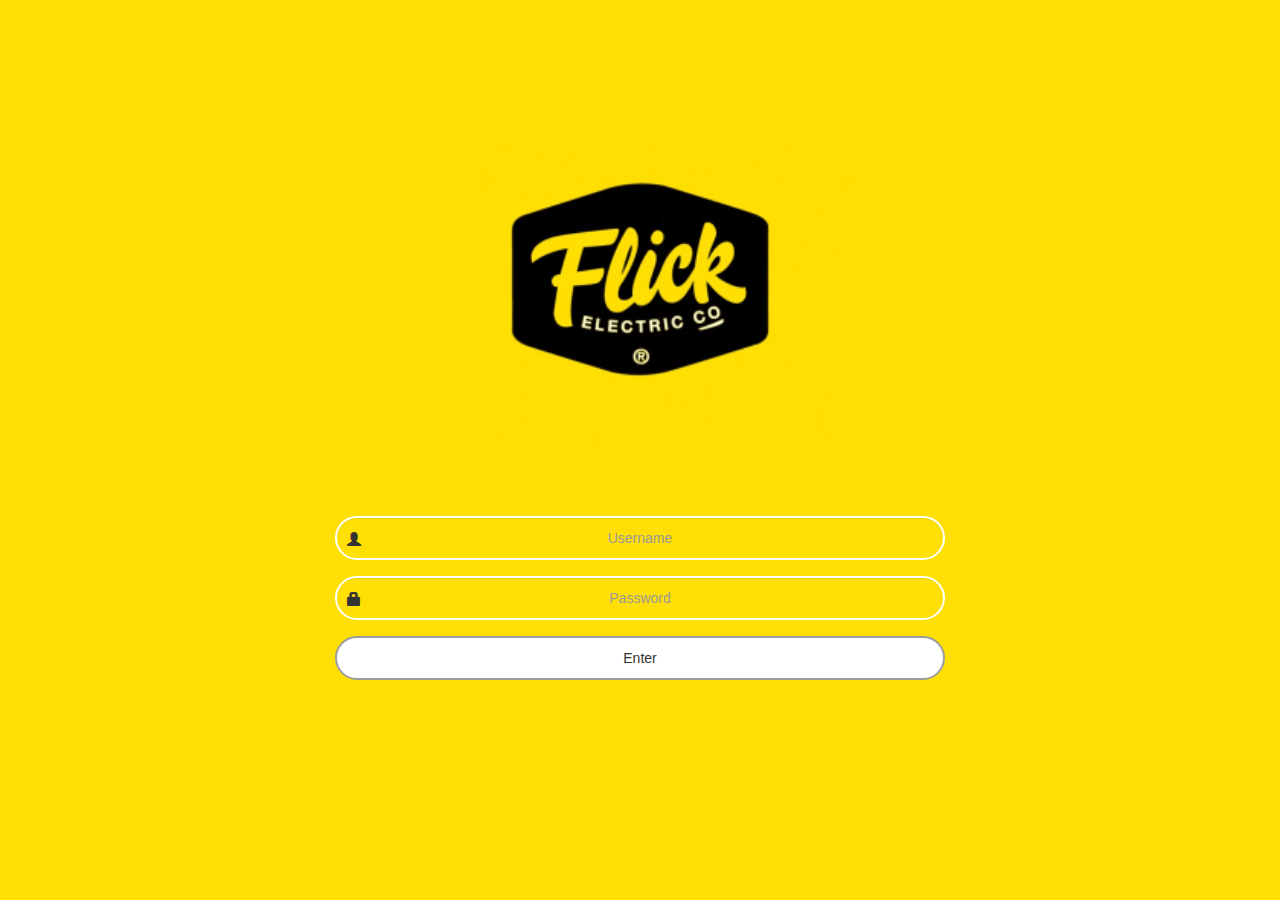
<file: index.html>
<!DOCTYPE html>
<html lang="en">
<head>
	<title>Flick Electric</title>
	<meta charset="UTF-8">
	<meta name="viewport" content="width=device-width, initial-scale=1.0">
	<link rel="stylesheet" type="text/css" href="css/bootstrap.css">
	<link rel="stylesheet" type="text/css" href="css/custom.css">
	<link rel="icon" href="img/fav-icon.jpg">
</head>
<body>
	<div id="main-container">
		<!-- Logo Gif -->
		<div id="sign-in">
			<div id="signin-gif">
				<div class="row">
					<div class="col-xs-12">
						<div class="logo-gif">
							<img src="img/flick.gif" alt="flick-gif">
						</div>
					</div>
				</div>		
			</div>
			<!-- Form -->
			<div id="signin-details">
				<div class="row">
					<div class="col-xs-12">
						<div class="left-inner-addon">
							<i class="glyphicon glyphicon-user"></i>
							<input type="text" class="form-control" placeholder="Username" required>
						</div>
					</div>
					<div class="col-xs-12">
						<div class="left-inner-addon">
							<i class="glyphicon glyphicon-lock"></i>
							<input type="password" class="form-control" placeholder="Password" required>
						</div>
					</div>					
					<div class="col-xs-12">
						<a href="homepage.html" class="btn btn-default btn-block" id="enter">Enter</a>
					</div>
				</div>
			</div><!-- signin-details -->
		</div><!-- sign-in -->
	</div> <!--MAIN CONTAINER-->
<script src="https://ajax.googleapis.com/ajax/libs/jquery/1.12.4/jquery.min.js"></script>
<script src="js/bootstrap.js"></script>
<script src="js/custom.js"></script>
</body>
</html>
</file>
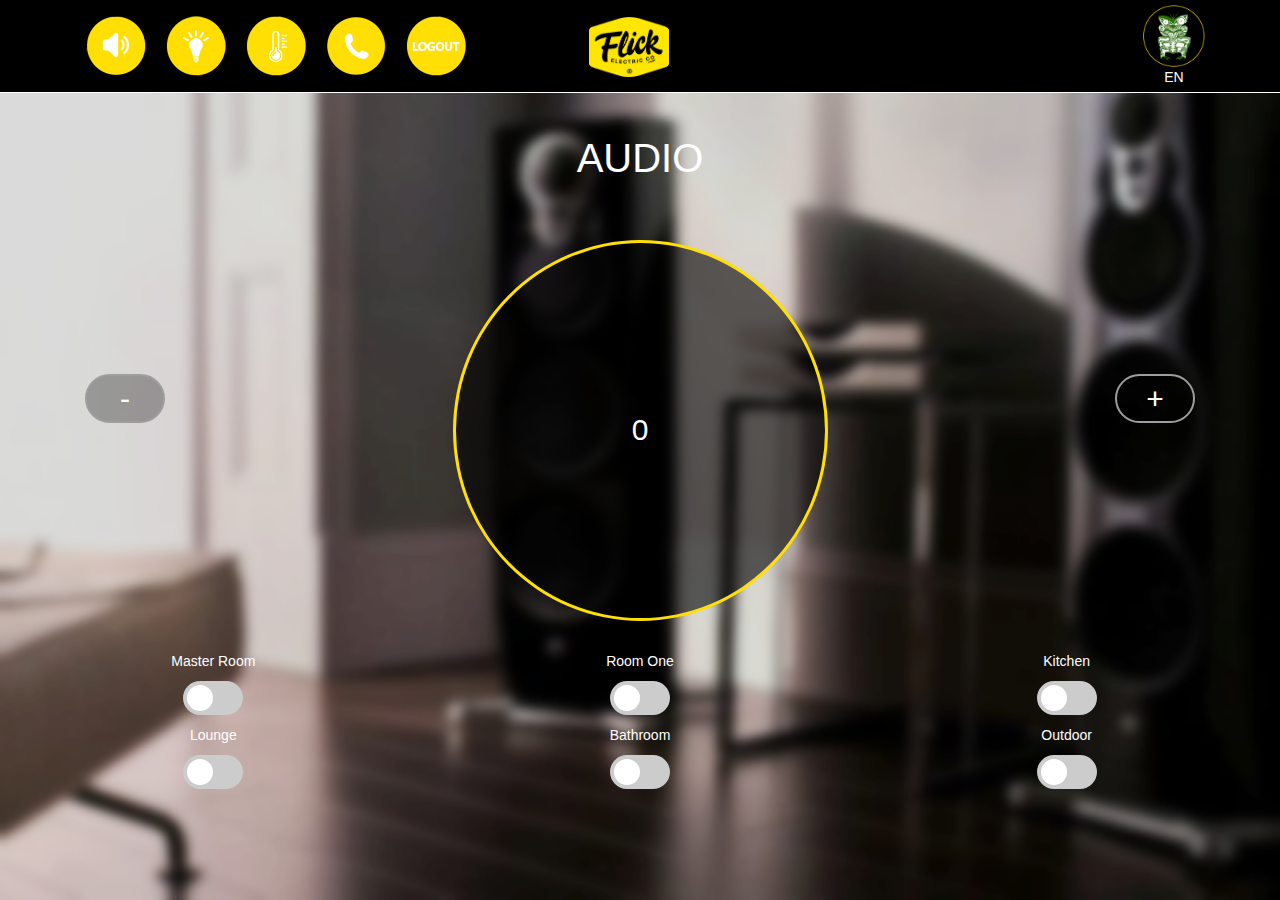
<file: audio.html>
<!DOCTYPE html>
<html lang="en">
<head>
	<title>Audio</title>
	<meta charset="UTF-8">
	<meta name="viewport" content="width=device-width, initial-scale=1.0">
	<link rel="stylesheet" type="text/css" href="css/bootstrap.css">
	<link rel="stylesheet" type="text/css" href="css/custom.css">
	<link rel="icon" href="img/fav-icon.jpg">
</head>
<body>
	<div id="main-container">
		<!-- Fixed navbar -->
		<nav class="navbar navbar-default navbar-fixed-top navbar-inverse">
			<div class="container">
				<div class="maori-tiki tiki-section">
					<img src="img/tiki-button.png" alt="maori-tiki">
					<p class="language english-text">EN</p>
					<p class="language maori-text">MA</p>
				</div>
				<div class="logo"> 
					<a href="homepage.html"><img src="img/flick-logo.png" alt="flick"></a>
				</div>
				<div class="navbar-header">
					<button type="button" class="navbar-toggle collapsed" data-toggle="collapse" data-target="#navbar" aria-expanded="false" aria-controls="navbar">
						<span class="sr-only">Toggle navigation</span>
						<span class="icon-bar"></span>
						<span class="icon-bar"></span>
						<span class="icon-bar"></span>
					</button>
				</div>
				<div id="navbar" class="navbar-collapse collapse">
					<ul class="nav navbar-nav">
						<li class="audio"><a href="audio.html"></a></li>
						<li class="lights"><a href="lights.html"></a></li>
						<li class="thermometer"><a href="thermostat.html"></a></li>
						<li class="contact"><a href="contact.html"></a></li>
						<li class="logout"><a href="index.html"></a>
					</ul>
				</div><!--/.nav-collapse -->
			</div><!-- NAV-CONTAINER -->
		</nav>

		<!-- Background Image -->
		<div class="no-background">
			<div class="section">
				<div class="section-image">
					<img src="img/speakers.png" alt="section-image">
					<p class="section-text english-text">AUDIO</p>
					<p class="section-text maori-text">Ororongo</p>
				</div>
				<div id="functions">
					<div id="circle-row">
						<div class="row">
							<div class="col-xs-12">
								<div class="circle">
									<div class="circle_inner">
										<div class="circle_wrapper">
											<div class="circle_content"><span id="value"> 0 </span></div>
										</div>
									</div>
								</div>
							</div>
						</div>

						<div id="action">
							<div class="row">
								<div class="col-xs-3">
									<div class="btn btn-sm btn-default btn-new" id="minus"><span class="button-icon"> - </span></div>
								</div>
								<div class="col-xs-3 col-xs-offset-6">
									<div class="btn btn-sm btn-default btn-new" id="plus"><span class="button-icon"> + </span></div>
								</div>
							</div>
						</div>
					</div><!-- circle-row -->


					<!-- Switches -->
					<!-- top-row of buttons -->
					<div id="buttons">
						<div class="row">
							<div class="col-xs-4">
								<div class="switches">
									<p class="switch-text english-text">Master Room</p>
									<p class="switch-text maori-text">ruma ariki</p>
									<label class="switch">
										<input id="switch1" class="toggleSwitch" type="checkbox">
										<span class="slider round"></span>
									</label>
								</div>
							</div>
							<div class="col-xs-4">
								<div class="switches">
									<p class="switch-text english-text">Room One</p>
									<p class="switch-text maori-text">kotahi ruma</p>
									<label class="switch">
										<input id="switch2" class="toggleSwitch" type="checkbox">
										<span class="slider round"></span>
									</label>
								</div>
							</div>
							<div class="col-xs-4">
								<div class="switches">
									<p class="switch-text english-text">Kitchen</p>
									<p class="switch-text maori-text">k&#299;hini</p>
									<label class="switch">
										<input id="switch3" class="toggleSwitch" type="checkbox">
										<span class="slider round"></span>
									</label>
								</div>
							</div>
						</div> <!--row-->

						<!-- bottom-row of buttons -->
						<div class="row">
							<div class="col-xs-4">
								<div class="switches">
									<p class="switch-text english-text">Lounge</p>
									<p class="switch-text maori-text">r&#252;ma</p>
									<label class="switch">
										<input id="switch4" class="toggleSwitch" type="checkbox">
										<span class="slider round"></span>
									</label>
								</div>
							</div>
							<div class="col-xs-4">
								<div class="switches">
									<p class="switch-text english-text">Bathroom</p>
									<p class="switch-text maori-text">kaukau</p>
									<label class="switch">
										<input id="switch5" class="toggleSwitch" type="checkbox">
										<span class="slider round"></span>
									</label>
								</div>
							</div>
							<div class="col-xs-4">
								<div class="switches">
									<p class="switch-text english-text">Outdoor</p>
									<p class="switch-text maori-text">waho</p>
									<label class="switch">
										<input id="switch6" class="toggleSwitch" type="checkbox">
										<span class="slider round"></span>
									</label>
								</div>
							</div>
						</div><!--Row-->
					</div><!-- Buttons -->
				</div><!-- Functions -->
			</div><!--Section-->
		</div><!--Background Image-->
	</div><!-- Main-Container -->

<!-- Pages with switches, add this section before you call jQuery -->
<script type="text/javascript">
if (localStorage.getItem("switches") !== null) {
	var Storage = JSON.parse(localStorage.getItem("switches"));
	for (var i = 0; i < Storage.length; i++) {
		if(Storage[i]['active'] === 'true' ){
			var SwitchID = Storage[i]['switch'];
			var SwitchExists = document.getElementById(SwitchID);
			if(SwitchExists !== null){
				SwitchExists.checked = true;
			}
		}
	};
}
</script>

<script src="https://ajax.googleapis.com/ajax/libs/jquery/1.12.4/jquery.min.js"></script>
<script src="js/bootstrap.js"></script>
<script src="js/custom.js"></script>
<!-- Pages with switches, add this line after jQuery -->
<!-- you need to give all of your switches a unique ID, and the class of toggleSwtich -->
<script type="text/javascript" src="js/Toggle.js"></script>
</body>
</html>
</file>
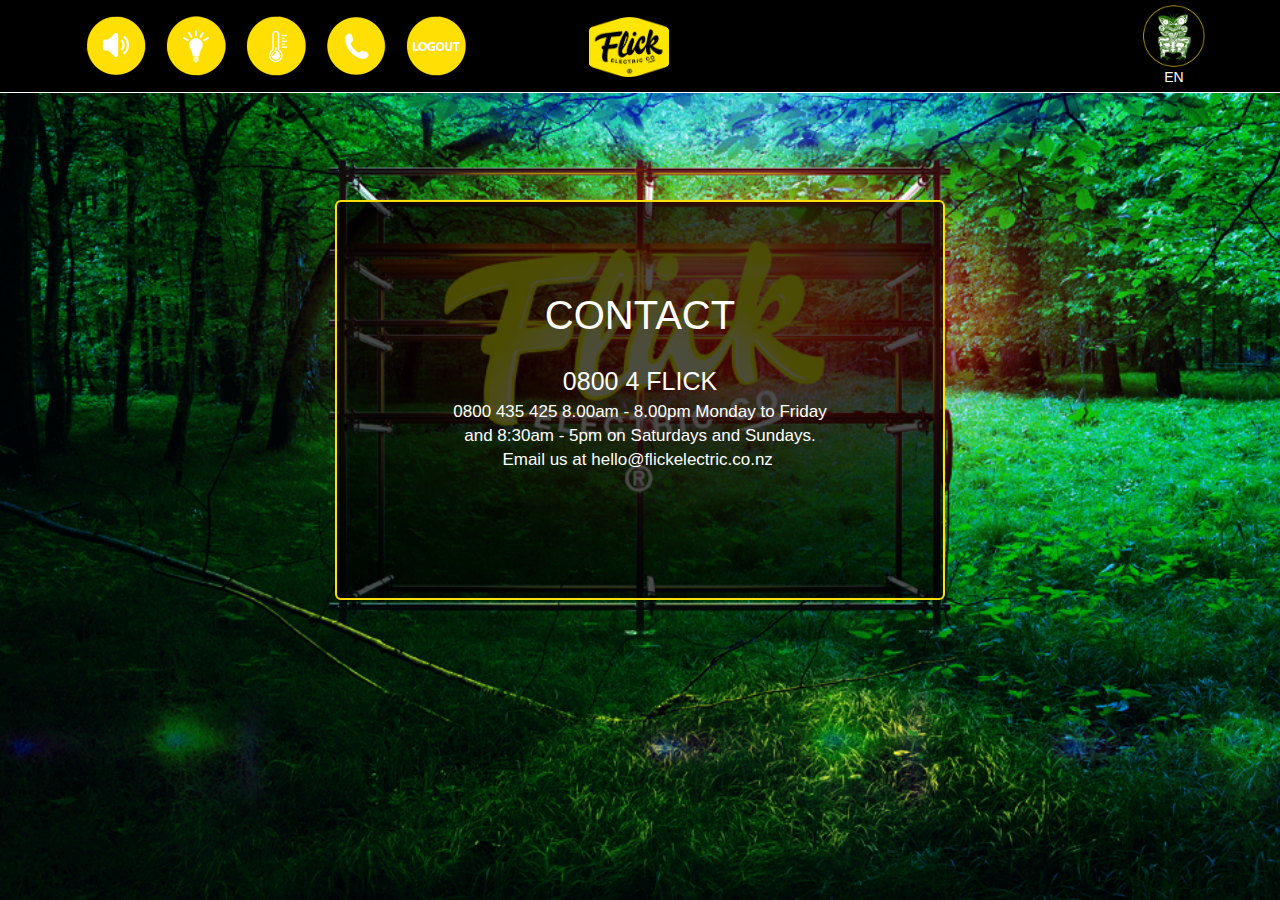
<file: contact.html>
<!DOCTYPE html>
<html lang="en">
<head>
	<title>Contact</title>
	<meta charset="UTF-8">
	<meta name="viewport" content="width=device-width, initial-scale=1.0">
	<link rel="stylesheet" type="text/css" href="css/bootstrap.css">
	<link rel="stylesheet" type="text/css" href="css/custom.css">
	<link rel="icon" href="img/fav-icon.jpg">
</head>
<body>
	<div id="main-container">
		<!-- Fixed navbar -->
		<nav class="navbar navbar-default navbar-fixed-top navbar-inverse">
			<div class="container">
				<div class="maori-tiki tiki-section">
					<img src="img/tiki-button.png" alt="maori-tiki">
					<p class="language english-text">EN</p>
					<p class="language maori-text">MA</p>
				</div>
				<div class="logo">
					<a href="homepage.html"><img src="img/flick-logo.png" alt="flick-logo"></a>
				</div>
				<div class="navbar-header">
					<button type="button" class="navbar-toggle collapsed" data-toggle="collapse" data-target="#navbar" aria-expanded="false" aria-controls="navbar">
						<span class="sr-only">Toggle navigation</span>
						<span class="icon-bar"></span>
						<span class="icon-bar"></span>
						<span class="icon-bar"></span>
					</button>
				</div>
				
				<div id="navbar" class="navbar-collapse collapse">
					<ul class="nav navbar-nav">
						<li class="audio"><a href="audio.html"></a></li>
						<li class="lights"><a href="lights.html"></a></li>
						<li class="thermometer"><a href="thermostat.html"></a></li>
						<li class="contact"><a href="contact.html"></a></li>
						<li class="logout"><a href="index.html"></a>
					</ul>
				</div><!--/.nav-collapse -->
			</div>
		</nav>

		<!-- Background Image -->
		<div class="background-image">
			<div id="contact-info">
				<div class="row">
					<div class="col-xs-12">
						<div class="background-splash">
							<div id="all-contact-info">
								<div class="contact-title">
									<p class="english-text">CONTACT</p>
									<p class="maori-text">whakap&#257;</p>
								</div>
								<div class="info">
									<p class="info-text english-text flick"><span style="font-size: 25px;">0800 4 FLICK</span><br>
										0800 435 425 8.00am - 8.00pm Monday to Friday
										and 8:30am - 5pm on Saturdays and Sundays.<br>

										Email us at hello@flickelectric.co.nz 
									</p>
									<p class="info-text maori-text flick"><span style= "font-size: 25px;">0800 4 FLICK</span><br>0800 435 425 8.00am - 8.00pm Mane ki te Paraire me
									te 8:30am - 5pm i runga i R&#257;horoi me S&#257;pat&#233;.<br>
									
									&#298;m&#275;ra tatou i hello@flickelectric.co.nz
									</p>
								</div>
							</div>
						</div>
					</div>
				</div>
			</div><!-- contact-info -->
		</div><!--Background Image-->
	</div><!--MAIN CONTAINER-->


<script src="https://ajax.googleapis.com/ajax/libs/jquery/1.12.4/jquery.min.js"></script>
<script src="js/bootstrap.js"></script>
<script src="js/custom.js"></script>
</body>
</html>
</file>
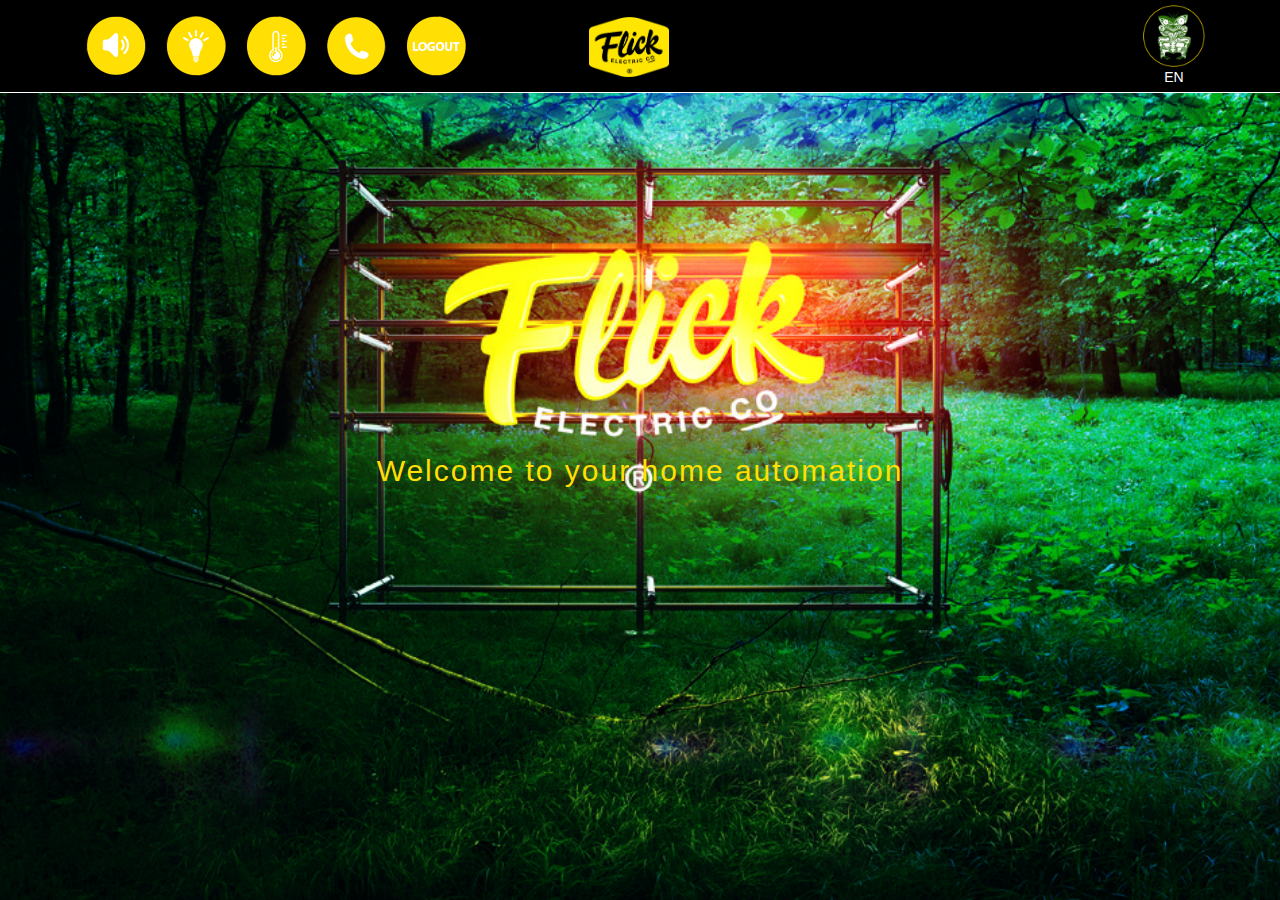
<file: homepage.html>
<!DOCTYPE html>
<html lang="en">
<head>
	<title>Homepage</title>
	<meta charset="UTF-8">
	<meta name="viewport" content="width=device-width, initial-scale=1.0">
	<link rel="stylesheet" type="text/css" href="css/bootstrap.css">
	<link rel="stylesheet" type="text/css" href="css/custom.css">
	<link rel="icon" href="img/fav-icon.jpg">
</head>
<body>
	<div id="main-container">
		<!-- Fixed navbar -->
		<nav class="navbar navbar-default navbar-fixed-top navbar-inverse">
			<div class="container">
				<div class="maori-tiki tiki-section">
					<img src="img/tiki-button.png" alt="maori-tiki">
					<p class="language english-text">EN</p>
					<p class="language maori-text">MA</p>
				</div>
				<div class="logo"> 
					<a href="homepage.html"><img src="img/flick-logo.png" alt="flick"></a>
				</div>
				<div class="navbar-header">
					<button type="button" class="navbar-toggle collapsed" data-toggle="collapse" data-target="#navbar" aria-expanded="false" aria-controls="navbar">
						<span class="sr-only">Toggle navigation</span>
						<span class="icon-bar"></span>
						<span class="icon-bar"></span>
						<span class="icon-bar"></span>
					</button>
				</div>
				<div id="navbar" class="navbar-collapse collapse">
					<ul class="nav navbar-nav">
						<li class="audio"><a href="audio.html"></a></li>
						<li class="lights"><a href="lights.html"></a></li>
						<li class="thermometer"><a href="thermostat.html"></a></li>
						<li class="contact"><a href="contact.html"></a></li>
						<li class="logout"><a href="index.html"></a>
					</ul>
				</div><!--/.nav-collapse -->
			</div><!-- container -->
		</nav>

		<!-- Background Image -->
		<div class="background-image">    
			 <div class="Home-Automation-text">
				<p class="english-text">Welcome to your home automation</p>
				<p class="maori-text">Nau mai ki to koutou aunoatanga k&amacr;inga</p>
			</div>
		</div><!--Background Image-->
	</div><!--MAIN CONTAINER-->


<script src="https://ajax.googleapis.com/ajax/libs/jquery/1.12.4/jquery.min.js"></script>
<script src="js/bootstrap.js"></script>
<script src="js/custom.js"></script>
</body>
</html>
</file>
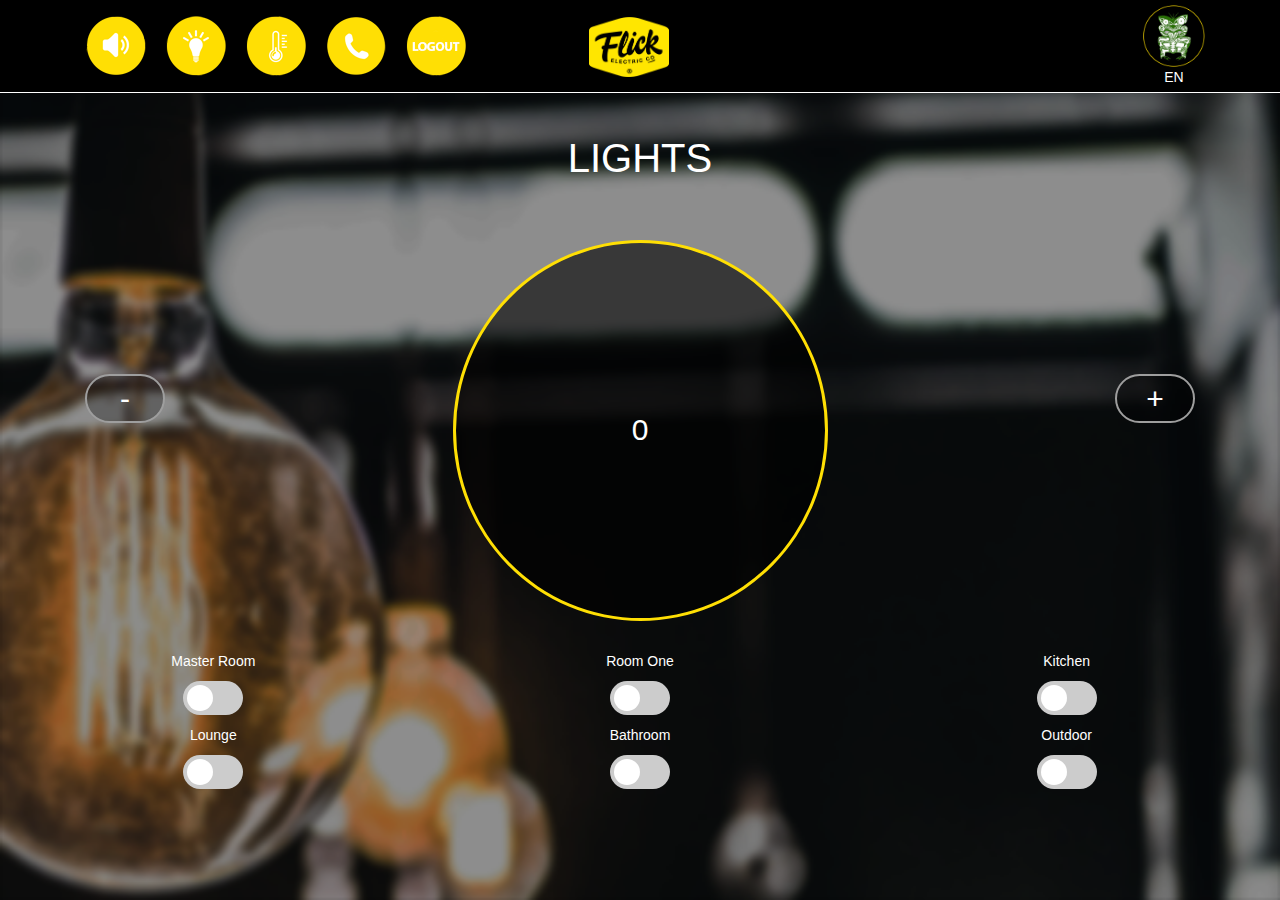
<file: lights.html>
<!DOCTYPE html>
<html lang="en">
<head>
	<title>Audio</title>
	<meta charset="UTF-8">
	<meta name="viewport" content="width=device-width, initial-scale=1.0">
	<link rel="stylesheet" type="text/css" href="css/bootstrap.css">
	<link rel="stylesheet" type="text/css" href="css/custom.css">
	<link rel="icon" href="img/fav-icon.jpg">
</head>
<body>
	<div id="main-container">
		<!-- Fixed navbar -->
		<nav class="navbar navbar-default navbar-fixed-top navbar-inverse">
			<div class="container">
				<div class="maori-tiki tiki-section">
					<img src="img/tiki-button.png" alt="maori-tiki">
					<p class="language english-text">EN</p>
					<p class="language maori-text">MA</p>
				</div>
				<div class="logo">
					<a href="homepage.html"><img src="img/flick-logo.png" alt="flick"></a>
				</div>
				<div class="navbar-header">
					<button type="button" class="navbar-toggle collapsed" data-toggle="collapse" data-target="#navbar" aria-expanded="false" aria-controls="navbar">
						<span class="sr-only">Toggle navigation</span>
						<span class="icon-bar"></span>
						<span class="icon-bar"></span>
						<span class="icon-bar"></span>
					</button>
				</div>
				<div id="navbar" class="navbar-collapse collapse">
					<ul class="nav navbar-nav">
						<li class="audio"><a href="audio.html"></a></li>
						<li class="lights"><a href="lights.html"></a></li>
						<li class="thermometer"><a href="thermostat.html"></a></li>
						<li class="contact"><a href="contact.html"></a></li>
						<li class="logout"><a href="index.html"></a>
					</ul>
				</div><!--/.nav-collapse -->

			</div> <!-- NAV-CONTAINER -->
		</nav>

		<!-- Background Image -->
		<div class="no-background">
			<div class="section">
				<div class="section-image">
					<img src="img/lights-background.png" alt="section-image">
					<p class="section-text english-text">LIGHTS</p>
					<p class="section-text maori-text">Ororongo</p>
				</div>
				<div id="functions">
					<div id="circle-row">
						<div class="row">
							<div class="col-xs-12">
								<div class="circle">
									<div class="circle_inner">
										<div class="circle_wrapper">
											<div class="circle_content"><span id="value"> 0 </span></div>
										</div>
									</div>
								</div>
							</div>
						</div>
						<div id="action">
							<div class="row">
								<div class="col-xs-3">
									<div class="btn btn-sm btn-default btn-new" id="minus"><span class="button-icon"> - </span></div>
								</div>
								<div class="col-xs-3 col-xs-offset-6">
									<div class="btn btn-sm btn-default btn-new" id="plus"><span class="button-icon"> + </span></div>
								</div>
							</div>
						</div>
					</div><!-- circle-row -->


					<!-- Switches -->
					<!-- top-row of buttons -->
					<div id="buttons">
						<div class="row">
							<div class="col-xs-4">
								<div class="switches">
									<p class="switch-text english-text">Master Room</p>
									<p class="switch-text maori-text">ruma ariki</p>
									<label class="switch">
										<input id="switch1" class="toggleSwitch" type="checkbox">
										<span class="slider round"></span>
									</label>
								</div>
							</div>
							<div class="col-xs-4">
								<div class="switches">
									<p class="switch-text english-text">Room One</p>
									<p class="switch-text maori-text">kotahi ruma</p>
									<label class="switch">
										<input id="switch2" class="toggleSwitch" type="checkbox">
										<span class="slider round"></span>
									</label>
								</div>
							</div>
							<div class="col-xs-4">
								<div class="switches">
									<p class="switch-text english-text">Kitchen</p>
									<p class="switch-text maori-text">k&#299;hini</p>
									<label class="switch">
										<input id="switch3" class="toggleSwitch" type="checkbox">
										<span class="slider round"></span>
									</label>
								</div>
							</div>
						</div> <!--row-->

						<!-- bottom-row of buttons -->
						<div class="row"> 
							<div class="col-xs-4">
								<div class="switches">
									<p class="switch-text english-text">Lounge</p>
									<p class="switch-text maori-text">r&#252;ma</p>
									<label class="switch">
										<input id="switch4" class="toggleSwitch" type="checkbox">
										<span class="slider round"></span>
									</label>
								</div>
							</div>
							<div class="col-xs-4">
								<div class="switches">
									<p class="switch-text english-text">Bathroom</p>
									<p class="switch-text maori-text">kaukau</p>
									<label class="switch">
										<input id="switch5" class="toggleSwitch" type="checkbox">
										<span class="slider round"></span>
									</label>
								</div>
							</div>
							<div class="col-xs-4">
								<div class="switches">
									<p class="switch-text english-text">Outdoor</p>
									<p class="switch-text maori-text">waho</p>
									<label class="switch">
										<input id="switch6" class="toggleSwitch" type="checkbox">
										<span class="slider round"></span>
									</label>
								</div>
							</div>
						</div> <!--Row-->
					</div> <!-- Buttons -->
				</div> <!-- Functions -->
			</div><!--Section-->
		</div><!--Background Image-->
	</div><!-- Main-Container -->

<!-- Pages with switches, add this section before you call jQuery -->
<script type="text/javascript">
if (localStorage.getItem("switches") !== null) {
	var Storage = JSON.parse(localStorage.getItem("switches"));
	for (var i = 0; i < Storage.length; i++) {
		if(Storage[i]['active'] === 'true' ){
			var SwitchID = Storage[i]['switch'];
			var SwitchExists = document.getElementById(SwitchID);
			if(SwitchExists !== null){
				SwitchExists.checked = true;
			}
		}
	};
}
</script>

<script src="https://ajax.googleapis.com/ajax/libs/jquery/1.12.4/jquery.min.js"></script>
<script src="js/bootstrap.js"></script>
<script src="js/custom.js"></script>
<!-- Pages with switches, add this line after jQuery -->
<!-- you need to give all of your switches a unique ID, and the class of toggleSwtich -->
<script type="text/javascript" src="js/Toggle.js"></script>
</body>
</html>
</file>
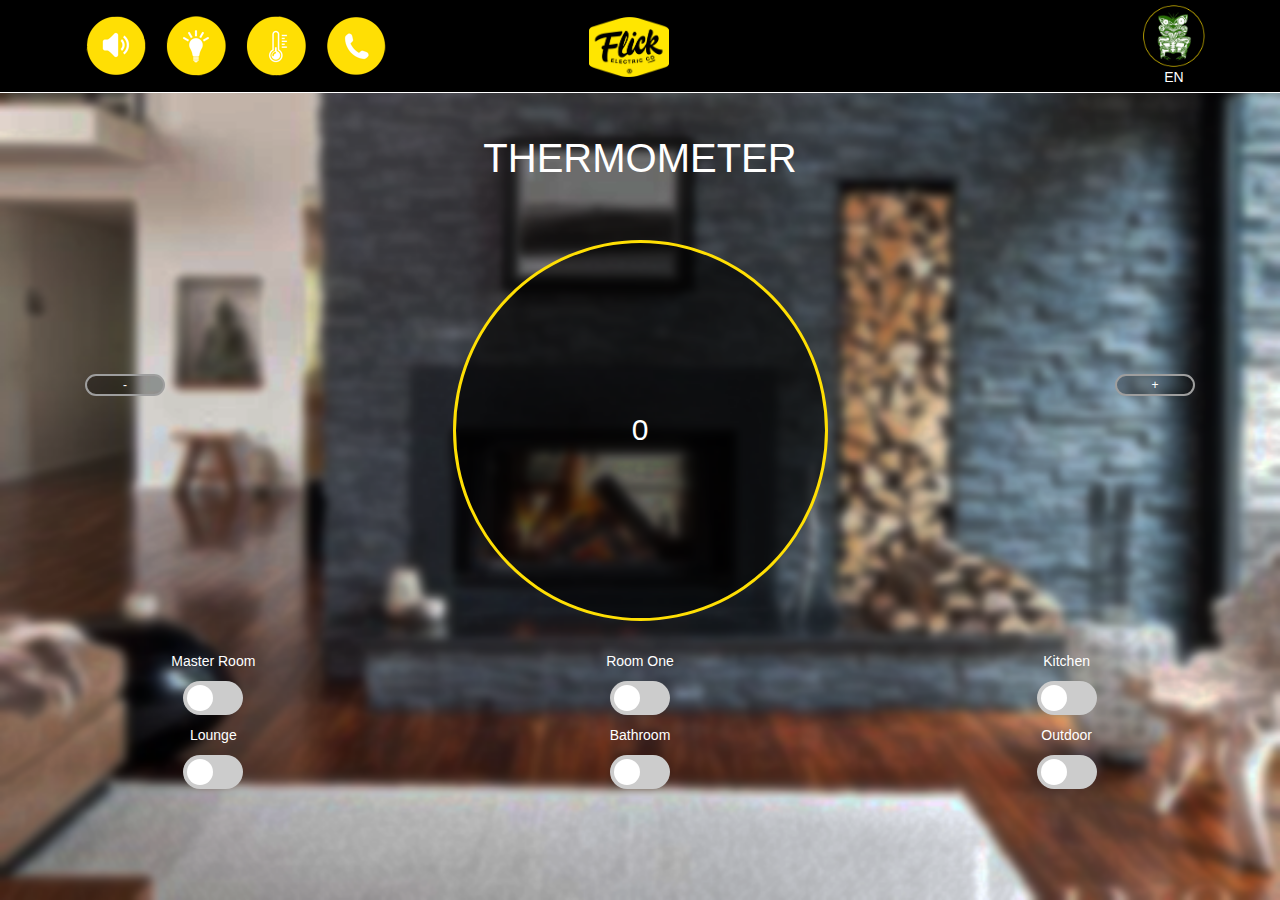
<file: thermometer.html>
<!DOCTYPE html>
<html>
<head>
	<title>Thermometer</title>
	<link rel="stylesheet" type="text/css" href="css/bootstrap.css">
	<link rel="stylesheet" type="text/css" href="css/custom.css">
	<meta name="viewport" content="width=device-width, initial-scale=1.0">
	<link rel="icon" href="img/fav-icon.jpg">

</head>
<body>
	<div id="main-container">
		<!-- Fixed navbar -->
		<nav class="navbar navbar-default navbar-fixed-top navbar-inverse">
			<div class="container">
				<div class="maori-tiki tiki-section">
					<img src="img/tiki-button.png" alt="maori-tiki">
					<p class="language english-text">EN</p>
					<p class="language maori-text">MA</p>
				</div>
				<div class="logo"> 
					<a href="homepage.html"><img src="img/flick-logo.png" alt="flick"></a>
				</div>
				<div class="navbar-header">
					<button type="button" class="navbar-toggle collapsed" data-toggle="collapse" data-target="#navbar" aria-expanded="false" aria-controls="navbar">
						<span class="sr-only">Toggle navigation</span>
						<span class="icon-bar"></span>
						<span class="icon-bar"></span>
						<span class="icon-bar"></span>
					</button>
				</div>
				<div id="navbar" class="navbar-collapse collapse">
					<ul class="nav navbar-nav">
						<li class="audio"><a href="audio.html"></a></li>
						<li class="lights"><a href="lights.html"></a></li>
						<li class="thermometer"><a href="thermometer.html"></a></li>
						<li class="contact"><a href="contact.html"></a></li>
					</ul>
				</div><!--/.nav-collapse -->
			</div><!-- NAV-CONTAINER -->
		</nav>

		<!-- Background Image -->
		<div class="no-background">
			<div class="section">
				<div class="section-image">
					<img src="img/heater-background.png" alt="section-image">
					<p class="section-text english-text">THERMOMETER</p>
					<p class="section-text maori-text">ine</p>
				</div>
				<div id="functions">
					<div id="circle-row">
						<div class="row">
							<div class="col-xs-12">
								<div class="circle">
									<div class="circle_inner">
										<div class="circle_wrapper">
											<div class="circle_content"><span id="value"> 0 </span></div>
										</div>
									</div>
								</div>
							</div>
						</div>

						<div id="action">
							<div class="row">
								<div class="col-xs-3">
									<div class="btn btn-sm btn-default btn-new" id="minus"> - </div>
								</div>
								<div class="col-xs-3 col-xs-offset-6">
									<div class="btn btn-sm btn-default btn-new" id="plus"> + </div>
								</div>
							</div>
						</div>
					</div><!-- circle-row -->


					<!-- Switches -->
					<!-- top-row of buttons -->
					<div id="buttons">
						<div class="row">
							<div class="col-xs-4">
								<div class="switches">
									<p class="switch-text english-text">Master Room</p>
									<p class="switch-text maori-text">ruma ariki</p>
									<label class="switch">
										<input id="switch1" class="toggleSwitch" type="checkbox">
										<div class="slider round"></div>
									</label>
								</div>
							</div>
							<div class="col-xs-4">
								<div class="switches">
									<p class="switch-text english-text">Room One</p>
									<p class="switch-text maori-text">kotahi ruma</p>
									<label class="switch">
										<input id="switch2" class="toggleSwitch" type="checkbox">
										<div class="slider round"></div>
									</label>
								</div>
							</div>
							<div class="col-xs-4">
								<div class="switches">
									<p class="switch-text english-text">Kitchen</p>
									<p class="switch-text maori-text">k&#299;hini</p>
									<label class="switch">
										<input id="switch3" class="toggleSwitch" type="checkbox">
										<div class="slider round"></div>
									</label>
								</div>
							</div>
						</div> <!--row-->

						<!-- bottom-row of buttons -->
						<div class="row">
							<div class="col-xs-4">
								<div class="switches">
									<p class="switch-text english-text">Lounge</p>
									<p class="switch-text maori-text">r&#252;ma</p>
									<label class="switch">
										<input id="switch4" class="toggleSwitch" type="checkbox">
										<div class="slider round"></div>
									</label>
								</div>
							</div>
							<div class="col-xs-4">
								<div class="switches">
									<p class="switch-text english-text">Bathroom</p>
									<p class="switch-text maori-text">kaukau</p>
									<label class="switch">
										<input id="switch5" class="toggleSwitch" type="checkbox">
										<div class="slider round"></div>
									</label>
								</div>
							</div>
							<div class="col-xs-4">
								<div class="switches">
									<p class="switch-text english-text">Outdoor</p>
									<p class="switch-text maori-text">waho</p>
									<label class="switch">
										<input id="switch6" class="toggleSwitch" type="checkbox">
										<div class="slider round"></div>
									</label>
								</div>
							</div>
						</div><!--Row-->
					</div><!-- Buttons -->
				</div><!-- Functions -->
			</div><!--Section-->
		</div><!--Background Image-->
	</div><!-- Main-Container -->

<!-- Pages with switches, add this section before you call jQuery -->
<script type="text/javascript">
if (localStorage.getItem("switches") !== null) {
	var Storage = JSON.parse(localStorage.getItem("switches"));
	for (var i = 0; i < Storage.length; i++) {
		if(Storage[i]['active'] === 'true' ){
			var SwitchID = Storage[i]['switch'];
			var SwitchExists = document.getElementById(SwitchID);
			if(SwitchExists !== null){
				SwitchExists.checked = true;
			}
		}
	};
}
</script>

<script src="https://ajax.googleapis.com/ajax/libs/jquery/1.12.4/jquery.min.js"></script>
<script src="js/bootstrap.js"></script>
<script src="js/custom.js"></script>
<!-- Pages with switches, add this line after jQuery -->
<!-- you need to give all of your switches a unique ID, and the class of toggleSwtich -->
<script type="text/javascript" src="js/Toggle.js"></script>
</body>
</html>
</file>
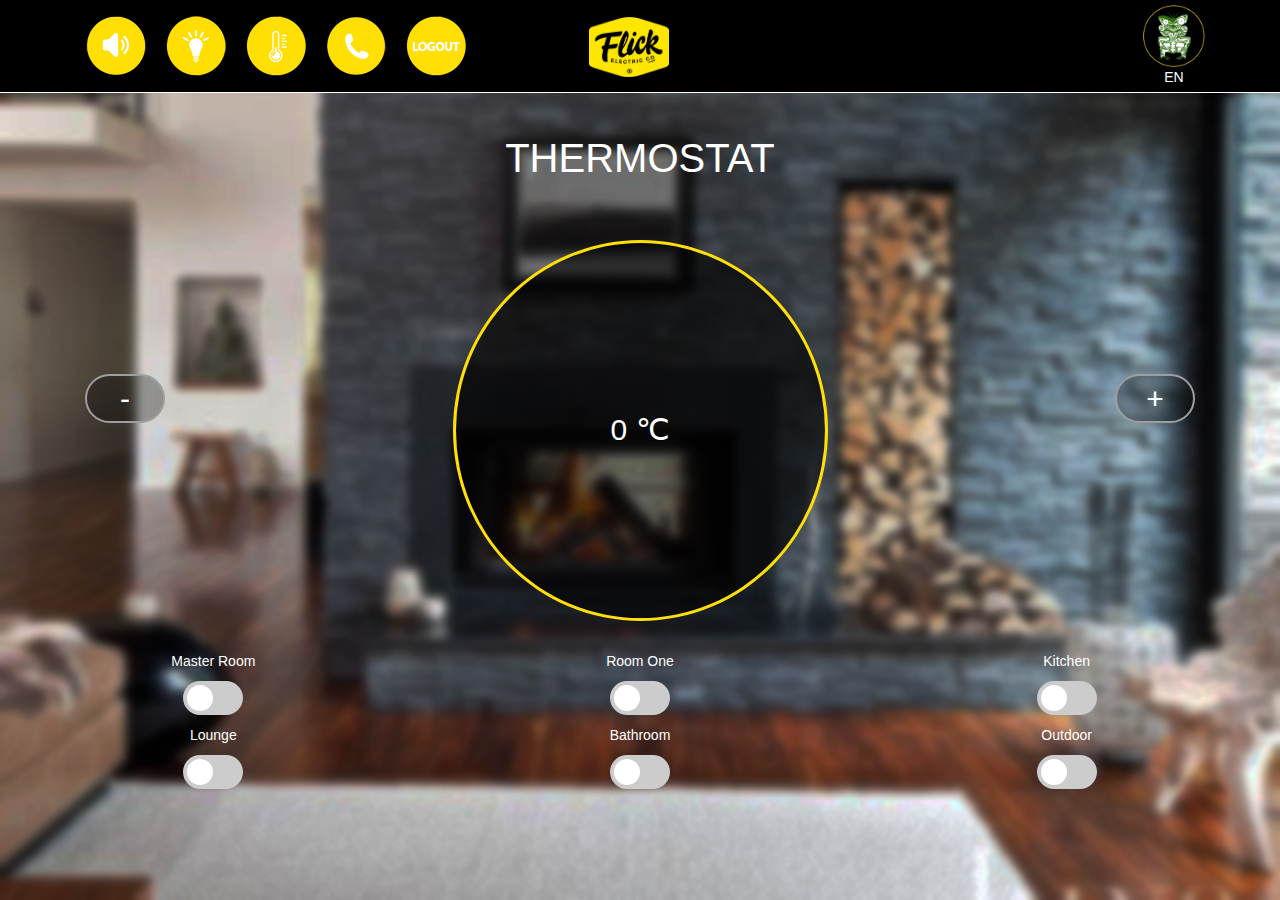
<file: thermostat.html>
<!DOCTYPE html>
<html lang="en">
<head>
	<title>Thermostat</title>
	<meta charset="UTF-8">
	<meta name="viewport" content="width=device-width, initial-scale=1.0">
	<link rel="stylesheet" type="text/css" href="css/bootstrap.css">
	<link rel="stylesheet" type="text/css" href="css/custom.css">
	<link rel="icon" href="img/fav-icon.jpg">
</head>
<body>
	<div id="main-container">
		<!-- Fixed navbar -->
		<nav class="navbar navbar-default navbar-fixed-top navbar-inverse">
			<div class="container">
				<div class="maori-tiki tiki-section">
					<img src="img/tiki-button.png" alt="maori-tiki">
					<p class="language english-text">EN</p>
					<p class="language maori-text">MA</p>
				</div>
				<div class="logo"> 
					<a href="homepage.html"><img src="img/flick-logo.png" alt="flick"></a>
				</div>
				<div class="navbar-header">
					<button type="button" class="navbar-toggle collapsed" data-toggle="collapse" data-target="#navbar" aria-expanded="false" aria-controls="navbar">
						<span class="sr-only">Toggle navigation</span>
						<span class="icon-bar"></span>
						<span class="icon-bar"></span>
						<span class="icon-bar"></span>
					</button>
				</div>
				<div id="navbar" class="navbar-collapse collapse">
					<ul class="nav navbar-nav">
						<li class="audio"><a href="audio.html"></a></li>
						<li class="lights"><a href="lights.html"></a></li>
						<li class="thermometer"><a href="thermostat.html"></a></li>
						<li class="contact"><a href="contact.html"></a></li>
						<li class="logout"><a href="index.html"></a>
					</ul>
				</div><!--/.nav-collapse -->
			</div><!-- NAV-CONTAINER -->
		</nav>

		<!-- Background Image -->
		<div class="no-background">
			<div class="section">
				<div class="section-image">
					<img src="img/heater-background.png" alt="section-image">
					<p class="section-text english-text">THERMOSTAT</p>
					<p class="section-text maori-text">ine mahana</p>
				</div>
				<div id="functions">
					<div id="circle-row">
						<div class="row">
							<div class="col-xs-12">
								<div class="circle">
									<div class="circle_inner">
										<div class="circle_wrapper"> <!--   &#176;-->
											<div class="circle_content"><span id="value"> 0 </span><span id="thermo">&#8451;</span></div>
										</div>
									</div>
								</div>
							</div>
						</div>

						<div id="action">
							<div class="row">
								<div class="col-xs-3">
									<div class="btn btn-sm btn-default btn-new" id="minus"><span class="button-icon"> - </span></div>
								</div>
								<div class="col-xs-3 col-xs-offset-6">
									<div class="btn btn-sm btn-default btn-new" id="plus"><span class="button-icon"> + </span></div>
								</div>
							</div>
						</div>
					</div><!-- circle-row -->


					<!-- Switches -->
					<!-- top-row of buttons -->
					<div id="buttons">
						<div class="row">
							<div class="col-xs-4">
								<div class="switches">
									<p class="switch-text english-text">Master Room</p>
									<p class="switch-text maori-text">ruma ariki</p>
									<label class="switch">
										<input id="switch1" class="toggleSwitch" type="checkbox">
										<span class="slider round"></span>
									</label>
								</div>
							</div>
							<div class="col-xs-4">
								<div class="switches">
									<p class="switch-text english-text">Room One</p>
									<p class="switch-text maori-text">kotahi ruma</p>
									<label class="switch">
										<input id="switch2" class="toggleSwitch" type="checkbox">
										<span class="slider round"></span>
									</label>
								</div>
							</div>
							<div class="col-xs-4">
								<div class="switches">
									<p class="switch-text english-text">Kitchen</p>
									<p class="switch-text maori-text">k&#299;hini</p>
									<label class="switch">
										<input id="switch3" class="toggleSwitch" type="checkbox">
										<span class="slider round"></span>
									</label>
								</div>
							</div>
						</div> <!--row-->

						<!-- bottom-row of buttons -->
						<div class="row">
							<div class="col-xs-4">
								<div class="switches">
									<p class="switch-text english-text">Lounge</p>
									<p class="switch-text maori-text">r&#252;ma</p>
									<label class="switch">
										<input id="switch4" class="toggleSwitch" type="checkbox">
										<span class="slider round"></span>
									</label>
								</div>
							</div>
							<div class="col-xs-4">
								<div class="switches">
									<p class="switch-text english-text">Bathroom</p>
									<p class="switch-text maori-text">kaukau</p>
									<label class="switch">
										<input id="switch5" class="toggleSwitch" type="checkbox">
										<span class="slider round"></span>
									</label>
								</div>
							</div>
							<div class="col-xs-4">
								<div class="switches">
									<p class="switch-text english-text">Outdoor</p>
									<p class="switch-text maori-text">waho</p>
									<label class="switch">
										<input id="switch6" class="toggleSwitch" type="checkbox">
										<span class="slider round"></span>
									</label>
								</div>
							</div>
						</div><!--Row-->
					</div><!-- Buttons -->
				</div><!-- Functions -->
			</div><!--Section-->
		</div><!--Background Image-->
	</div><!-- Main-Container -->

<!-- Pages with switches, add this section before you call jQuery -->
<script type="text/javascript">
if (localStorage.getItem("switches") !== null) {
	var Storage = JSON.parse(localStorage.getItem("switches"));
	for (var i = 0; i < Storage.length; i++) {
		if(Storage[i]['active'] === 'true' ){
			var SwitchID = Storage[i]['switch'];
			var SwitchExists = document.getElementById(SwitchID);
			if(SwitchExists !== null){
				SwitchExists.checked = true;
			}
		}
	};
}
</script>

<script src="https://ajax.googleapis.com/ajax/libs/jquery/1.12.4/jquery.min.js"></script>
<script src="js/bootstrap.js"></script>
<script src="js/custom.js"></script>
<!-- Pages with switches, add this line after jQuery -->
<!-- you need to give all of your switches a unique ID, and the class of toggleSwtich -->
<script type="text/javascript" src="js/Toggle.js"></script>
</body>
</html>
</file>
<file: css/custom.css>
<<<<<<< HEAD
*{text-decoration:none;padding:0px;box-sizing:border-box}#main-container{width:375px}@media (min-width: 1024px) and (max-width: 1980px){#main-container{width:1024px}#main-container .navbar-nav{margin:6px}#main-container .tiki-section{width:62px}#main-container .maori-tiki{margin:5px}#main-container #sign-in{width:50%;margin:0 auto}#main-container .btn-default{padding:10px}#main-container .logo{left:46%;width:80px}#main-container .Home-Automation-text{font-size:30px;width:100%;padding-top:400px}#main-container .section-image{position:relative;height:100vh}#main-container .circle{width:30%}#main-container #functions{position:absolute;top:230px;right:0;left:0}#main-container #action{margin:0 70px;position:absolute;top:136px;left:0px;right:0px}#main-container #buttons{margin-top:20px}#main-container .button-icon{font-size:30px}#main-container .btn-new{width:80px;padding:0px}#main-container #contact-info{width:50%;margin:0 auto}#main-container .contact-title{font-size:40px}#main-container .info{width:400px}#main-container #all-contact-info{margin-top:85px;font-size:17px}#main-container .background-splash{height:400px;margin-top:150px}}@media (min-width: 1980px){#main-container{width:1980px}#main-container .logo{left:47%;width:110px}#main-container .maori-tiki{width:85px}#main-container .navbar-nav{margin:17px}#main-container .logo-gif{margin-top:0px}#main-container #signin-details{width:700px;margin:0 auto}#main-container .Home-Automation-text{padding-top:575px}#main-container input[type=text]{padding:30px 30px}#main-container input[type=password]{padding:30px 30px}#main-container .left-inner-addon i{padding:25px 25px}#main-container #enter{padding:25px}#main-container .section-image{position:relative;height:100vh}#main-container .section-text{margin-top:20px}#main-container #action{top:278px;margin:0 200px}#main-container .btn-new{width:100px;padding:5px}#main-container #functions{width:80%;margin:0 auto}#main-container #buttons{font-size:20px;margin-top:60px}#main-container #contact-info{margin:45px auto}#main-container #all-contact-info{margin-top:150px;font-size:25px}#main-container .background-splash{height:650px}#main-container .info{margin-top:50px;width:560px}}body{width:100%;background-color:#FFDF04;margin:0px;font-family:'Avenir', 'Open Sans', sans-serif}img{width:100%;height:100%}#main-container{width:100%;height:100%}.details{margin:0px 20px}.logo-gif{margin-top:50px}.navbar-toggle{float:left;margin-top:20px;margin-left:15px;border-radius:7px;border-color:transparent}.navbar-default{background-color:black;border-color:white}#navbar{border-color:white}.navbar-toggle.collapsed{border-color:transparent}.btn-default:hover{background-color:#FFDF04}.navbar li{height:70px;width:60px;margin:0 auto;padding:40px}.navbar-fixed-top .navbar-collapse,.navbar-fixed-bottom .navbar-collapse{max-height:100%}li a{height:100%;width:100%}.audio{margin:0 10px;background-image:url("../img/audio60.png");background-repeat:no-repeat;background-position:50%}.lights{margin:0 10px;background-image:url("../img/light60.png");background-repeat:no-repeat;background-position:50%}.thermometer{margin:0 10px;background-image:url("../img/thermometer60.png");background-repeat:no-repeat;background-position:50%}.contact{margin:0 10px;background-image:url("../img/contact60.png");background-repeat:no-repeat;background-position:50%}.logout{margin:0 10px;background-image:url("../img/logout.png");background-repeat:no-repeat;background-position:50%}.logo{padding-top:17px;margin:0 auto;width:60px;text-align:center;position:absolute;left:42%}input[type=text]{padding:20px 20px;margin:8px 0;box-sizing:border-box;text-align:center;background-color:transparent;border-radius:50px;border:2px white solid;transition:1s all ease;-webkit-transition:1s all ease;-o-transition:1s all ease;-moz-transition:1s all ease}input[type=text]:hover{background-color:white}input[type=password]{padding:20px 20px;margin:8px 0;box-sizing:border-box;text-align:center;background-color:transparent;border-radius:50px;border:2px white solid;transition:1s all ease;-webkit-transition:1s all ease;-o-transition:1s all ease;-moz-transition:1s all ease}input[type=password]:hover{background-color:white}.left-inner-addon{position:relative}.left-inner-addon i{position:absolute;padding:15px 12px}.btn-default{padding:20px 20px;margin:8px 0;box-sizing:border-box;text-align:center;background-color:transparent;border-radius:50px;border:2px white solid;transition:1s all ease;-webkit-transition:1s all ease;-o-transition:1s all ease;-moz-transition:1s all ease;padding:6px;background-color:white;border:2px #9e9e9e solid}.btn-new{width:65px;background:rgba(0,0,0,0.3);color:white;transition:0.3s all ease;-webkit-transition:0.3s all ease;-o-transition:0.3s all ease;-moz-transition:0.3s all ease}.btn-default:active:hover{background-color:#FFDF04}#plus{float:right}#minus{float:left}.background-image{width:100%;height:100vh;background-image:url("../img/flick-forest.jpg");background-size:cover;background-position:center;background-repeat:no-repeat;padding-top:50px}.Home-Automation-text{text-align:center;width:300px;margin:0 auto;color:#FFDF04;padding-top:330px;font-size:20px;letter-spacing:2px}.maori-text{display:none}.english-text{display:block}.container{height:100%}.contact-title{margin-top:35px;color:white;text-align:center;width:100%;font-size:30px}.background-splash{height:300px;margin-top:150px;background:rgba(0,0,0,0.7);border:2px solid #FFDF04;border-radius:6px}.info-text{color:white;text-align:center;margin-top:20px}.info{width:320px;margin:0 auto}.maori-tiki{float:right;margin:10px;display:block;width:25%}.maori-tiki img{margin:0px;float:right}.tiki-section{width:40px}.language{text-align:center;color:white;margin:0px}.section-text{position:absolute;width:100%;text-align:center;top:130px;color:white;font-size:40px}.section-image{position:relative;height:234px}.no-background{background-color:black}.switches{text-align:center}.switch-text{color:white}.switch{position:relative;display:inline-block;width:60px;height:34px}.switch input{display:none}.slider{position:absolute;cursor:pointer;top:0;left:0;right:0;bottom:0;background-color:#ccc;-webkit-transition:.2s;transition:.2s}.slider:before{position:absolute;content:"";height:26px;width:26px;left:4px;bottom:4px;background-color:white;-webkit-transition:.2s;transition:.2s}input:checked+.slider{background-color:#FFDF04}input:focus+.slider{box-shadow:0 0 1px #FFDF04}input:checked+.slider:before{-webkit-transform:translateX(26px);-ms-transform:translateX(26px);transform:translateX(26px)}.slider.round{border-radius:34px}.slider.round:before{border-radius:50%}.circle{width:60%;margin:10px auto;position:relative;display:block;background-color:transparent;color:#222;text-align:center}.circle:after{display:block;padding-bottom:100%;width:100%;height:50%;border-radius:50%;content:"";border:3px solid #FFDF04;background:rgba(0,0,0,0.6)}.circle_inner{position:absolute;top:0;bottom:0;left:0;width:100%;height:100%}.circle_wrapper{display:table;width:100%;height:100%}.circle_content{display:table-cell;padding:1em;vertical-align:middle;color:white}#value{font-size:30px}#thermo{font-size:30px;font-weight:100}.row{margin:0}
/*# sourceMappingURL=custom.css.map */
=======
*{text-decoration:none;padding:0px;box-sizing:border-box}#main-container{width:375px}@media (min-width: 1024px) and (max-width: 1980px){#main-container{width:1024px}#main-container .navbar-nav{margin:6px}#main-container .tiki-section{width:62px}#main-container .maori-tiki{margin:5px}#main-container #sign-in{width:50%;margin:0 auto}#main-container .btn-default{padding:10px}#main-container .logo{left:46%;width:80px}#main-container .Home-Automation-text{font-size:30px;width:100%;padding-top:400px}#main-container .section-image{position:relative;height:100vh}#main-container .circle{width:30%}#main-container #functions{position:absolute;top:230px;right:0;left:0}#main-container #action{margin:0 70px;position:absolute;top:136px;left:0px;right:0px}#main-container #buttons{margin-top:20px}#main-container .button-icon{font-size:30px}#main-container .btn-new{width:80px;padding:0px}#main-container #contact-info{width:50%;margin:0 auto}#main-container .contact-title{font-size:40px}#main-container .info{width:400px}#main-container #all-contact-info{margin-top:85px;font-size:17px}#main-container .background-splash{height:400px;margin-top:150px}}@media (min-width: 1980px){#main-container{width:1980px}#main-container .logo{left:47%;width:110px}#main-container .maori-tiki{width:85px}#main-container .navbar-nav{margin:17px}#main-container .logo-gif{margin-top:0px}#main-container #signin-details{width:700px;margin:0 auto}#main-container .Home-Automation-text{padding-top:575px}#main-container input[type=text]{padding:30px 30px}#main-container input[type=password]{padding:30px 30px}#main-container .left-inner-addon i{padding:25px 25px}#main-container #enter{padding:25px}#main-container .section-image{position:relative;height:100vh}#main-container .section-text{margin-top:20px}#main-container #action{top:278px;margin:0 200px}#main-container .btn-new{width:100px;padding:5px}#main-container #functions{width:80%;margin:0 auto}#main-container #buttons{font-size:20px;margin-top:60px}#main-container #contact-info{margin:45px auto}#main-container #all-contact-info{margin-top:150px;font-size:25px}#main-container .background-splash{height:650px}#main-container .info{margin-top:50px;width:560px}}
body{width:100%;background-color:#ffdf04;margin:0px;font-family:'Avenir', 'Open Sans', sans-serif}img{width:100%;height:100%}#main-container{width:100%;height:100%}.details{margin:0px 20px}.logo-gif{margin-top:50px}.navbar-toggle{float:left;margin-top:20px;margin-left:15px;border-radius:7px;border-color:transparent}.navbar-default{background-color:black;border-color:white}#navbar{border-color:white}.navbar-toggle.collapsed{border-color:transparent}.btn-default:hover{background-color:#ffdf04}.navbar li{height:70px;width:60px;margin:0 auto;padding:40px}li a{height:100%;width:100%}.audio{margin:0 10px;background-image:url("../img/audio60.png");background-repeat:no-repeat;background-position:50%}.lights{margin:0 10px;background-image:url("../img/light60.png");background-repeat:no-repeat;background-position:50%}.thermometer{margin:0 10px;background-image:url("../img/thermometer60.png");background-repeat:no-repeat;background-position:50%}.contact{margin:0 10px;background-image:url("../img/contact60.png");background-repeat:no-repeat;background-position:50%}.logo{padding-top:17px;margin:0 auto;width:60px;text-align:center;position:absolute;left:42%}input[type=text]{padding:20px 20px;margin:8px 0;box-sizing:border-box;text-align:center;background-color:transparent;border-radius:50px;border:2px white solid;transition:1s all ease;-webkit-transition:1s all ease;-o-transition:1s all ease;-moz-transition:1s all ease}input[type=text]:hover{background-color:white}input[type=password]{padding:20px 20px;margin:8px 0;box-sizing:border-box;text-align:center;background-color:transparent;border-radius:50px;border:2px white solid;transition:1s all ease;-webkit-transition:1s all ease;-o-transition:1s all ease;-moz-transition:1s all ease}input[type=password]:hover{background-color:white}.left-inner-addon{position:relative}.left-inner-addon i{position:absolute;padding:15px 12px}.btn-default{padding:20px 20px;margin:8px 0;box-sizing:border-box;text-align:center;background-color:transparent;border-radius:50px;border:2px white solid;transition:1s all ease;-webkit-transition:1s all ease;-o-transition:1s all ease;-moz-transition:1s all ease;padding:6px;background-color:white;border:2px #9e9e9e solid}.btn-new{width:65px;background:rgba(0,0,0,0.3);color:white;transition:0.3s all ease;-webkit-transition:0.3s all ease;-o-transition:0.3s all ease;-moz-transition:0.3s all ease}.btn-default:active:hover{background-color:#ffdf04}#plus{float:right}#minus{float:left}.background-image{width:100%;height:100vh;background-image:url("../img/flick-forest.jpg");background-size:cover;background-position:center;background-repeat:no-repeat;padding-top:50px}.Home-Automation-text{text-align:center;width:300px;margin:0 auto;color:#ffdf04;padding-top:330px;font-size:20px;letter-spacing:2px}.maori-text{display:none}.english-text{display:block}.container{height:100%}.contact-title{margin-top:35px;color:white;text-align:center;width:100%;font-size:30px}.background-splash{height:300px;margin-top:150px;background:rgba(0,0,0,0.7);border:2px solid #ffdf04;border-radius:6px}.info-text{color:white;text-align:center;margin-top:20px}.info{width:320px;margin:0 auto}.maori-tiki{float:right;margin:10px;display:block;width:25%}.maori-tiki img{margin:0px;float:right}.tiki-section{width:40px}.language{text-align:center;color:white;margin:0px}.section-text{position:absolute;width:100%;text-align:center;top:130px;color:white;font-size:40px}.section-image{position:relative;height:234px}.no-background{background-color:black}.switches{text-align:center}.switch-text{color:white}.switch{position:relative;display:inline-block;width:60px;height:34px}.switch input{display:none}.slider{position:absolute;cursor:pointer;top:0;left:0;right:0;bottom:0;background-color:#ccc;-webkit-transition:.2s;transition:.2s}.slider:before{position:absolute;content:"";height:26px;width:26px;left:4px;bottom:4px;background-color:white;-webkit-transition:.2s;transition:.2s}input:checked+.slider{background-color:#ffdf04}input:focus+.slider{box-shadow:0 0 1px #ffdf04}input:checked+.slider:before{-webkit-transform:translateX(26px);-ms-transform:translateX(26px);transform:translateX(26px)}.slider.round{border-radius:34px}.slider.round:before{border-radius:50%}.circle{width:60%;margin:10px auto;position:relative;display:block;background-color:transparent;color:#222;text-align:center}.circle:after{display:block;padding-bottom:100%;width:100%;height:50%;border-radius:50%;content:"";border:3px solid #ffdf04;background:rgba(0,0,0,0.6)}.circle_inner{position:absolute;top:0;bottom:0;left:0;width:100%;height:100%}.circle_wrapper{display:table;width:100%;height:100%}.circle_content{display:table-cell;padding:1em;vertical-align:middle;color:white}#value{font-size:30px}#thermo{font-size:30px;font-weight:100}.row{margin:0}
>>>>>>> d161d198055442eb224dd5070f25019bf9f82a9e
</file>
